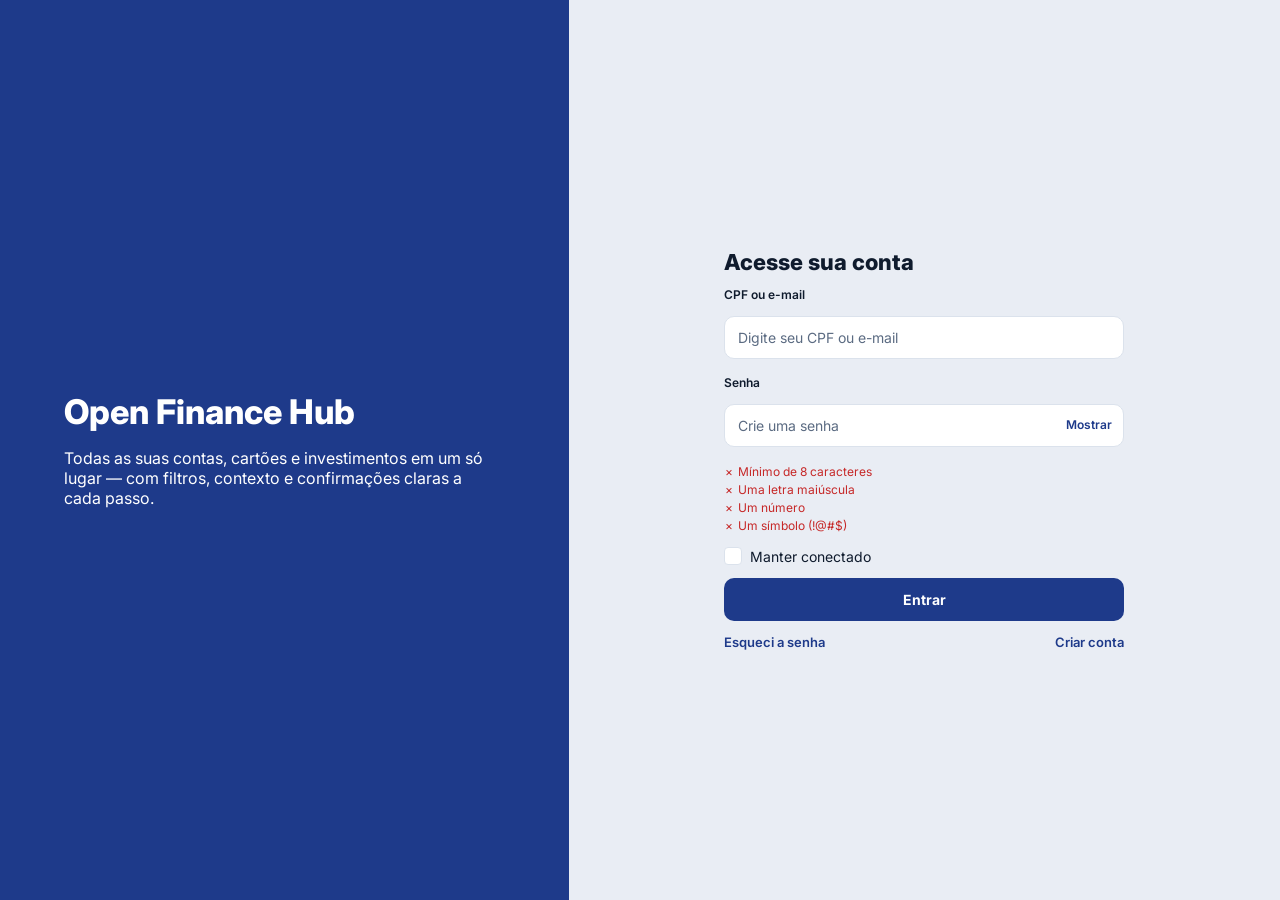
<file: index.html>
<!DOCTYPE html>
<html lang="pt-BR">
<head>
  <meta charset="UTF-8">
  <meta name="viewport" content="width=device-width, initial-scale=1">
  <title>Entrar · Open Finance Hub</title>

 
  <link rel="preconnect" href="https://fonts.googleapis.com">
  <link rel="preconnect" href="https://fonts.gstatic.com" crossorigin>
  <link href="https://fonts.googleapis.com/css2?family=IM+Fell+DW+Pica:ital@0;1&family=Inter:ital,opsz,wght@0,14..32,100..900;1,14..32,100..900&display=swap" rel="stylesheet">

  <link rel="stylesheet" href="css/base.css">
  <link rel="stylesheet" href="css/login.css">
</head>
<body>

  
  <main class="login">

 
    <section class="login__brand" aria-labelledby="brand-title">
      <h1 id="brand-title" class="login__brand-title">Open Finance Hub</h1>
      <p class="login__brand-text">
        Todas as suas contas, cartões e investimentos em um só lugar —
        com filtros, contexto e confirmações claras a cada passo.
      </p>
    </section>


    <section class="login__panel" aria-labelledby="form-title">
      <div class="login__box">
        <h2 id="form-title" class="login__title">Acesse sua conta</h2>

        <form id="login-form" novalidate>

        
          <div class="field">
            <label for="usuario" class="field__label">CPF ou e-mail</label>
            <input
              type="text"
              id="usuario"
              name="usuario"
              class="field__input"
              placeholder="Digite seu CPF ou e-mail"
              autocomplete="username"
              required>
          </div>


          <div class="field">
            <label for="senha" class="field__label">Senha</label>
            <div class="field__password">
              <input
                type="password"
                id="senha"
                name="senha"
                class="field__input field__input--password"
                placeholder="Crie uma senha"
                autocomplete="current-password"
                aria-describedby="regras-senha"
                required>
              <button
                type="button"
                id="toggle-senha"
                class="field__toggle"
                aria-label="Mostrar senha"
                aria-controls="senha">Mostrar</button>
            </div>
          </div>

          
          <ul id="regras-senha" class="rules" aria-label="Requisitos da senha">
            <li class="rules__item" data-regra="tamanho">
              <span class="rules__icon" aria-hidden="true">×</span>
              <span>Mínimo de 8 caracteres</span>
              <span class="sr-only rules__status">(pendente)</span>
            </li>
            <li class="rules__item" data-regra="maiuscula">
              <span class="rules__icon" aria-hidden="true">×</span>
              <span>Uma letra maiúscula</span>
              <span class="sr-only rules__status">(pendente)</span>
            </li>
            <li class="rules__item" data-regra="numero">
              <span class="rules__icon" aria-hidden="true">×</span>
              <span>Um número</span>
              <span class="sr-only rules__status">(pendente)</span>
            </li>
            <li class="rules__item" data-regra="simbolo">
              <span class="rules__icon" aria-hidden="true">×</span>
              <span>Um símbolo (!@#$)</span>
              <span class="sr-only rules__status">(pendente)</span>
            </li>
          </ul>

          
          <div class="check">
            <input type="checkbox" id="manter" name="manter" class="check__input">
            <label for="manter" class="check__label">Manter conectado</label>
          </div>

          <button type="submit" class="btn">Entrar</button>

          
          <div class="links">
            <a href="#" class="links__item">Esqueci a senha</a>
            <a href="#" class="links__item">Criar conta</a>
          </div>
        </form>
      </div>
    </section>

  </main>

  <script src="js/login.js"></script>
</body>
</html>
</file>
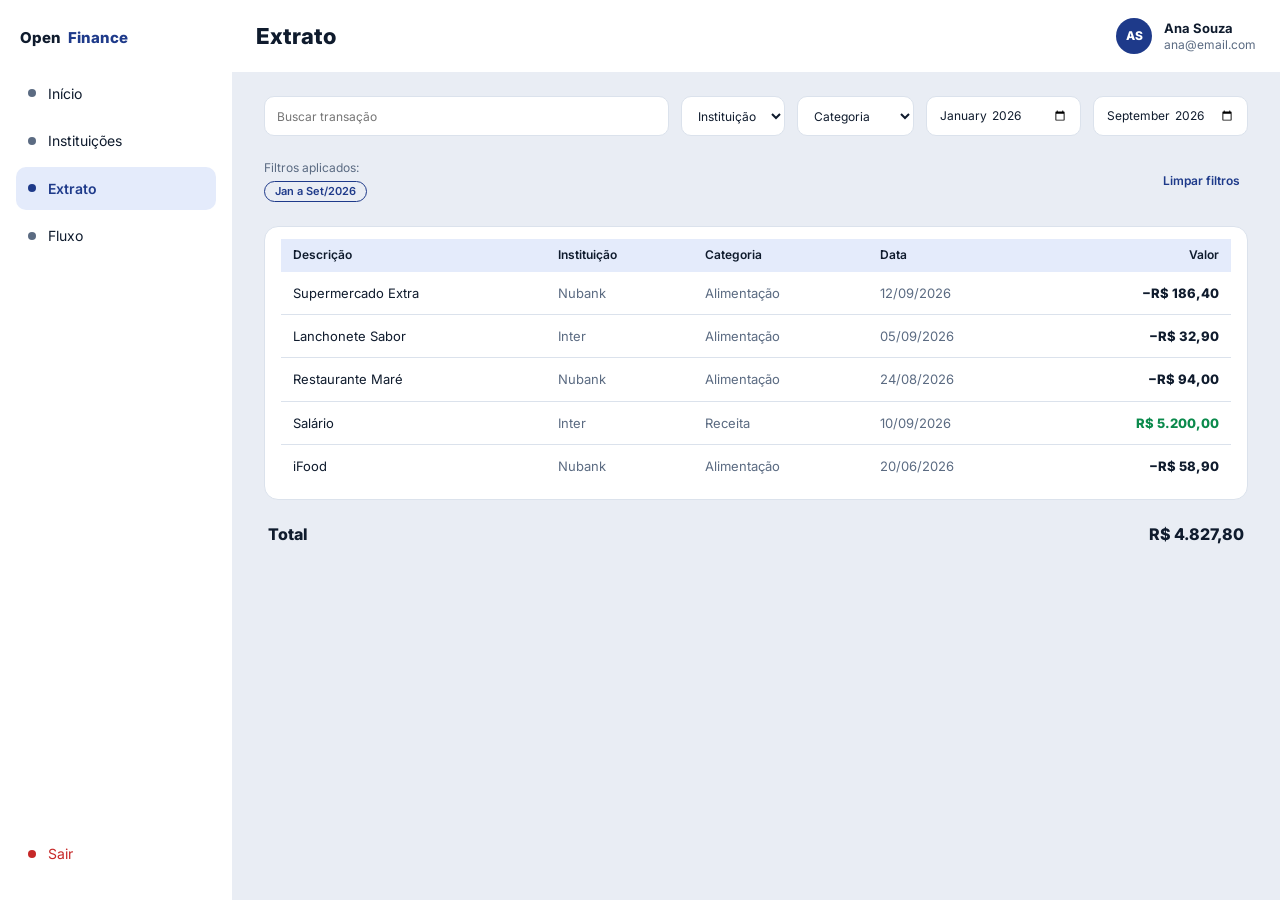
<file: extrato.html>
<!DOCTYPE html>
<html lang="pt-BR">
<head>
  <meta charset="UTF-8">
  <meta name="viewport" content="width=device-width, initial-scale=1">
  <title>Extrato · Open Finance Hub</title>


  <link rel="preconnect" href="https://fonts.googleapis.com">
  <link rel="preconnect" href="https://fonts.gstatic.com" crossorigin>
  <link href="https://fonts.googleapis.com/css2?family=IM+Fell+DW+Pica:ital@0;1&family=Inter:ital,opsz,wght@0,14..32,100..900;1,14..32,100..900&display=swap" rel="stylesheet">

  <link rel="stylesheet" href="css/base.css">
  <link rel="stylesheet" href="css/layout.css">
  <link rel="stylesheet" href="css/componentes.css">
  <link rel="stylesheet" href="css/extrato.css">
</head>
<body>

  <div class="app">

    
    <div class="overlay" id="overlay" hidden></div>

    
    <aside class="sidebar" id="sidebar">
      <p class="sidebar__logo">Open <span>Finance</span></p>

      <nav class="menu" aria-label="Navegação principal">
        <ul class="menu__list">
          <li><a href="inicio.html" class="menu__link">Início</a></li>
          <li><a href="instituicoes.html" class="menu__link">Instituições</a></li>
          <li><a href="extrato.html" class="menu__link is-active" aria-current="page">Extrato</a></li>
          <li><a href="fluxo.html" class="menu__link">Fluxo</a></li>
        </ul>
      </nav>

      <button type="button" class="logout" id="btn-sair">Sair</button>
    </aside>

   
    <div class="content">

      
      <header class="topbar">
        <div class="topbar__left">
          <button
            type="button"
            class="hamburger"
            id="btn-menu"
            aria-label="Abrir menu"
            aria-controls="sidebar"
            aria-expanded="false">
            <span class="hamburger__bar"></span>
            <span class="hamburger__bar"></span>
            <span class="hamburger__bar"></span>
          </button>
          <h1 class="topbar__title">Extrato</h1>
        </div>

        <div class="profile">
          <span class="profile__avatar" aria-hidden="true">AS</span>
          <div class="profile__info">
            <span class="profile__name">Ana Souza</span>
            <span class="profile__email">ana@email.com</span>
          </div>
        </div>
      </header>

      <main class="main" id="conteudo">

       
        <form class="filtros" role="search" aria-label="Filtrar transações" onsubmit="return false">
          <label class="sr-only" for="busca">Buscar transação</label>
          <input class="filtros__campo filtros__busca" type="search" id="busca" placeholder="Buscar transação">

          <label class="sr-only" for="instituicao">Instituição</label>
          <select class="filtros__campo" id="instituicao">
            <option value="">Instituição</option>
            <option>Nubank</option>
            <option>Inter</option>
          </select>

          <label class="sr-only" for="categoria">Categoria</label>
          <select class="filtros__campo" id="categoria">
            <option value="">Categoria</option>
            <option>Alimentação</option>
            <option>Receita</option>
          </select>

          <label class="sr-only" for="de">Período inicial (mês e ano)</label>
          <input class="filtros__campo" type="month" id="de" aria-describedby="erro-datas">
          <label class="sr-only" for="ate">Período final (mês e ano)</label>
          <input class="filtros__campo" type="month" id="ate" aria-describedby="erro-datas">
        </form>

        
        <p class="aviso-erro" id="erro-datas" role="alert" hidden></p>

        
        <section class="aplicados" id="aplicados" aria-label="Filtros aplicados" hidden>
          <div>
            <p class="aplicados__rotulo">Filtros aplicados:</p>
            <ul class="chips" id="chips"></ul>
          </div>
          <button type="button" class="link-btn" id="limpar">Limpar filtros</button>
        </section>

        
        <section class="tx" aria-label="Transações">
          <div class="tx__scroll" id="tx-tabela">
            <table class="tx__table">
              <thead>
                <tr>
                  <th scope="col">Descrição</th>
                  <th scope="col">Instituição</th>
                  <th scope="col">Categoria</th>
                  <th scope="col">Data</th>
                  <th scope="col" class="tx__num">Valor</th>
                </tr>
              </thead>
              <tbody id="tx-linhas"></tbody>
            </table>
          </div>
          <div class="vazio" id="vazio" hidden>
            <p class="vazio__titulo">Nenhuma transação encontrada</p>
            <p class="vazio__texto" id="vazio-texto">Ajuste o período para ver resultados.</p>
          </div>
        </section>

        <p class="total" aria-live="polite">
          <span>Total</span>
          <span id="total">R$ 0,00</span>
        </p>
      </main>
    </div>
  </div>

  <script src="js/layout.js"></script>
  <script src="js/extrato.js"></script>
</body>
</html>
</file>
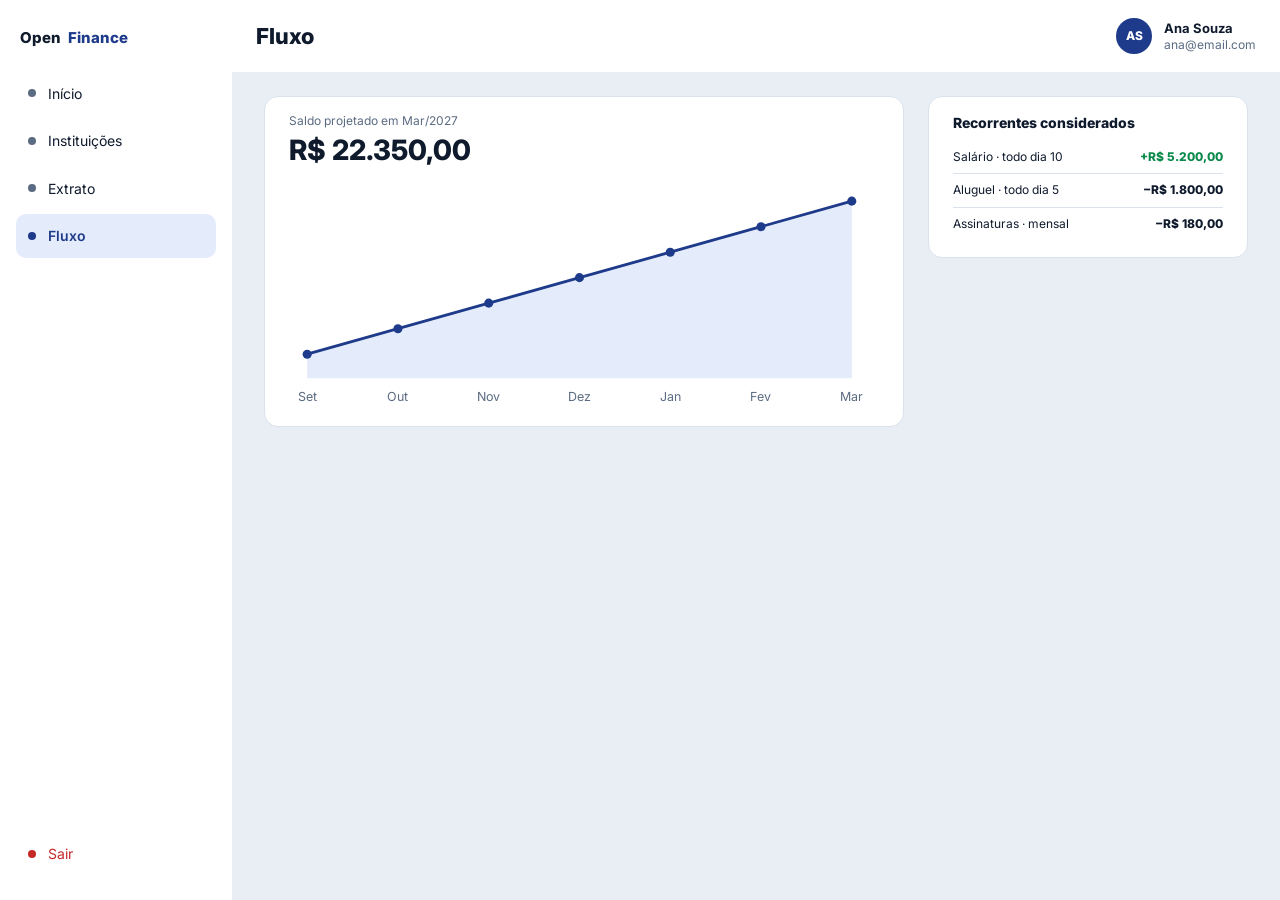
<file: fluxo.html>
<!DOCTYPE html>
<html lang="pt-BR">
<head>
  <meta charset="UTF-8">
  <meta name="viewport" content="width=device-width, initial-scale=1">
  <title>Fluxo · Open Finance Hub</title>

  
  <link rel="preconnect" href="https://fonts.googleapis.com">
  <link rel="preconnect" href="https://fonts.gstatic.com" crossorigin>
  <link href="https://fonts.googleapis.com/css2?family=IM+Fell+DW+Pica:ital@0;1&family=Inter:ital,opsz,wght@0,14..32,100..900;1,14..32,100..900&display=swap" rel="stylesheet">

  <link rel="stylesheet" href="css/base.css">
  <link rel="stylesheet" href="css/layout.css">
  <link rel="stylesheet" href="css/componentes.css">
  <link rel="stylesheet" href="css/fluxo.css">
</head>
<body class="pg-fluxo">

  <div class="app">

    
    <div class="overlay" id="overlay" hidden></div>

    
    <aside class="sidebar" id="sidebar">
      <p class="sidebar__logo">Open <span>Finance</span></p>

      <nav class="menu" aria-label="Navegação principal">
        <ul class="menu__list">
          <li><a href="inicio.html" class="menu__link">Início</a></li>
          <li><a href="instituicoes.html" class="menu__link">Instituições</a></li>
          <li><a href="extrato.html" class="menu__link">Extrato</a></li>
          <li><a href="fluxo.html" class="menu__link is-active" aria-current="page">Fluxo</a></li>
        </ul>
      </nav>

      <button type="button" class="logout" id="btn-sair">Sair</button>
    </aside>

    
    <div class="content">

      
      <header class="topbar">
        <div class="topbar__left">
          <button
            type="button"
            class="hamburger"
            id="btn-menu"
            aria-label="Abrir menu"
            aria-controls="sidebar"
            aria-expanded="false">
            <span class="hamburger__bar"></span>
            <span class="hamburger__bar"></span>
            <span class="hamburger__bar"></span>
          </button>
          <h1 class="topbar__title">Fluxo<span class="topbar__extra"> de caixa</span></h1>
        </div>

        <div class="profile">
          <span class="profile__avatar" aria-hidden="true">AS</span>
          <div class="profile__info">
            <span class="profile__name">Ana Souza</span>
            <span class="profile__email">ana@email.com</span>
          </div>
        </div>
      </header>

      <main class="main" id="conteudo">

        <div class="flx">

          
          <section class="flx-card flx-resumo" aria-labelledby="flx-rotulo">
            <p class="flx-card__label" id="flx-rotulo">Saldo projetado em <span id="flx-mes">Mar/2027</span></p>
            <p class="flx-card__total" id="flx-saldo">R$ 22.350,00</p>
            <div class="flx-chart-wrap">
              <svg class="flx-chart" id="flx-chart" viewBox="0 0 520 200" role="img" aria-label="Gráfico de linha da evolução do saldo projetado"></svg>
            </div>
            
            <table class="sr-only" id="flx-tabela"></table>
          </section>

          
          <section class="flx-card flx-rec" aria-labelledby="flx-rec-titulo">
            <h2 class="flx-rec__title" id="flx-rec-titulo">Recorrentes considerados</h2>
            <ul id="flx-rec-lista"></ul>
          </section>

        </div>
      </main>
    </div>
  </div>

  <script src="js/layout.js"></script>
  <script src="js/fluxo.js"></script>
</body>
</html>
</file>
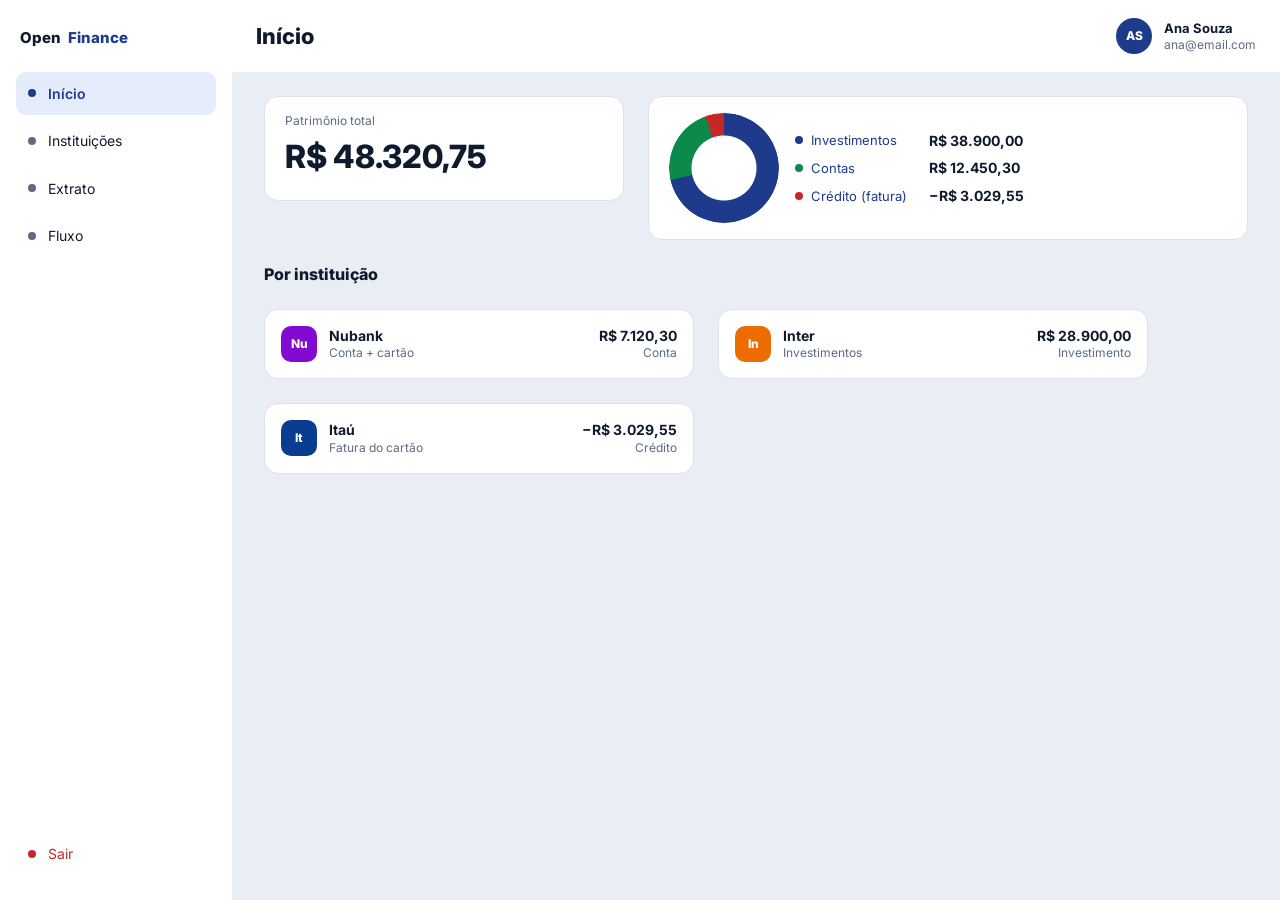
<file: inicio.html>
<!DOCTYPE html>
<html lang="pt-BR">
<head>
  <meta charset="UTF-8">
  <meta name="viewport" content="width=device-width, initial-scale=1">
  <title>Início · Open Finance Hub</title>

  <!-- Fonte Inter (Google Fonts) -->
  <link rel="preconnect" href="https://fonts.googleapis.com">
  <link rel="preconnect" href="https://fonts.gstatic.com" crossorigin>
  <link href="https://fonts.googleapis.com/css2?family=IM+Fell+DW+Pica:ital@0;1&family=Inter:ital,opsz,wght@0,14..32,100..900;1,14..32,100..900&display=swap" rel="stylesheet">

  <link rel="stylesheet" href="css/base.css">
  <link rel="stylesheet" href="css/layout.css">
  <link rel="stylesheet" href="css/componentes.css">
  <link rel="stylesheet" href="css/inicio.css">
</head>
<body>

  <div class="app">

   
    <div class="overlay" id="overlay" hidden></div>

   
    <aside class="sidebar" id="sidebar">
      <p class="sidebar__logo">Open <span>Finance</span></p>

      <nav class="menu" aria-label="Navegação principal">
        <ul class="menu__list">
          <li><a href="inicio.html" class="menu__link is-active" aria-current="page">Início</a></li>
          <li><a href="instituicoes.html" class="menu__link">Instituições</a></li>
          <li><a href="extrato.html" class="menu__link">Extrato</a></li>
          <li><a href="fluxo.html" class="menu__link">Fluxo</a></li>
        </ul>
      </nav>

      <button type="button" class="logout" id="btn-sair">Sair</button>
    </aside>

   
    <div class="content">

      
      <header class="topbar">
        <div class="topbar__left">
        
          <button
            type="button"
            class="hamburger"
            id="btn-menu"
            aria-label="Abrir menu"
            aria-controls="sidebar"
            aria-expanded="false">
            <span class="hamburger__bar"></span>
            <span class="hamburger__bar"></span>
            <span class="hamburger__bar"></span>
          </button>
          <h1 class="topbar__title" id="titulo-tela">Início</h1>
        </div>

        <div class="profile">
          <span class="profile__avatar" aria-hidden="true">AS</span>
          <div class="profile__info">
            <span class="profile__name">Ana Souza</span>
            <span class="profile__email">ana@email.com</span>
          </div>
        </div>
      </header>

      <main class="main" id="conteudo">

       
        <div class="summary">
          <section class="card card--total" aria-labelledby="total-label">
            <h2 class="card__label" id="total-label">Patrimônio total</h2>
            <p class="card__total">R$ 48.320,75</p>
          </section>

          <section class="card card--chart" aria-labelledby="chart-label">
            <h2 class="sr-only" id="chart-label">Composição do patrimônio</h2>

         
            <div
              class="donut"
              role="img"
              aria-label="Gráfico de rosca: investimentos 71%, contas 23%, crédito 6%">
            </div>

         
            <ul class="legend">
              <li class="legend__item">
                <span class="legend__dot legend__dot--pri" aria-hidden="true"></span>
                <span class="legend__name">Investimentos</span>
                <span class="legend__value">R$ 38.900,00</span>
              </li>
              <li class="legend__item">
                <span class="legend__dot legend__dot--ok" aria-hidden="true"></span>
                <span class="legend__name">Contas</span>
                <span class="legend__value">R$ 12.450,30</span>
              </li>
              <li class="legend__item">
                <span class="legend__dot legend__dot--bad" aria-hidden="true"></span>
                <span class="legend__name">Crédito (fatura)</span>
                <span class="legend__value">−R$ 3.029,55</span>
              </li>
            </ul>
          </section>
        </div>

      
        <section aria-labelledby="inst-titulo">
          <h2 class="section-title" id="inst-titulo">Por instituição</h2>

          <ul class="inst-list">
            <li>
              <article class="inst">
                <span class="inst-logo inst-logo--nu" aria-hidden="true">Nu</span>
                <div class="inst__info">
                  <h3 class="inst__name">Nubank</h3>
                  <p class="inst__desc">Conta + cartão</p>
                </div>
                <div class="inst__balance">
                  <p class="inst__value">R$ 7.120,30</p>
                  <p class="inst__desc">Conta</p>
                </div>
              </article>
            </li>

            <li>
              <article class="inst">
                <span class="inst-logo inst-logo--in" aria-hidden="true">In</span>
                <div class="inst__info">
                  <h3 class="inst__name">Inter</h3>
                  <p class="inst__desc">Investimentos</p>
                </div>
                <div class="inst__balance">
                  <p class="inst__value">R$ 28.900,00</p>
                  <p class="inst__desc">Investimento</p>
                </div>
              </article>
            </li>

            <li>
              <article class="inst">
                <span class="inst-logo inst-logo--it" aria-hidden="true">It</span>
                <div class="inst__info">
                  <h3 class="inst__name">Itaú</h3>
                  <p class="inst__desc">Fatura do cartão</p>
                </div>
                <div class="inst__balance">
                  <p class="inst__value">−R$ 3.029,55</p>
                  <p class="inst__desc">Crédito</p>
                </div>
              </article>
            </li>
          </ul>
        </section>

      </main>
    </div>
  </div>

  <script src="js/layout.js"></script>
</body>
</html>
</file>
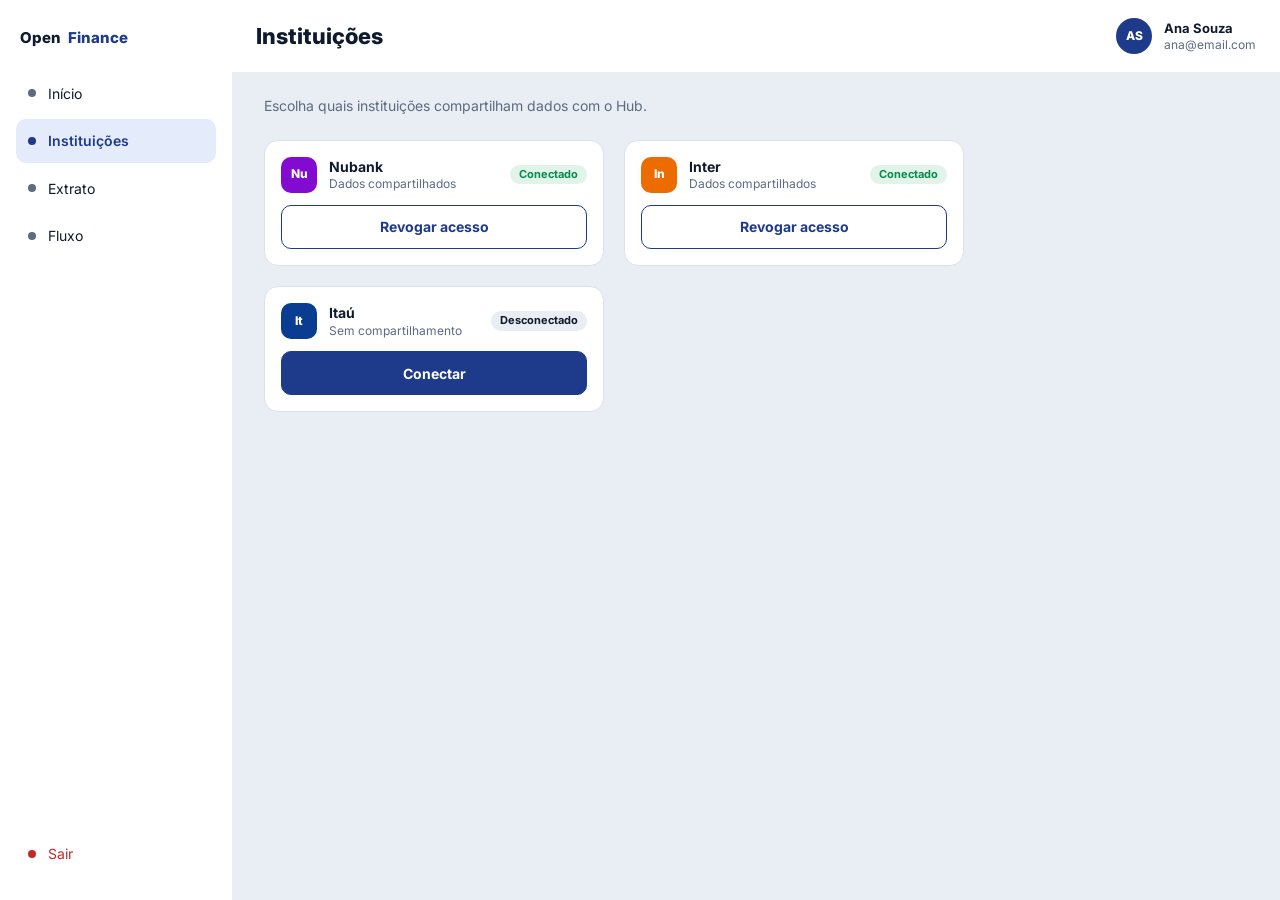
<file: instituicoes.html>
<!DOCTYPE html>
<html lang="pt-BR">
<head>
  <meta charset="UTF-8">
  <meta name="viewport" content="width=device-width, initial-scale=1">
  <title>Instituições · Open Finance Hub</title>

 
  <link rel="preconnect" href="https://fonts.googleapis.com">
  <link rel="preconnect" href="https://fonts.gstatic.com" crossorigin>
  <link href="https://fonts.googleapis.com/css2?family=IM+Fell+DW+Pica:ital@0;1&family=Inter:ital,opsz,wght@0,14..32,100..900;1,14..32,100..900&display=swap" rel="stylesheet">

  <link rel="stylesheet" href="css/base.css">
  <link rel="stylesheet" href="css/layout.css">
  <link rel="stylesheet" href="css/componentes.css">
  <link rel="stylesheet" href="css/instituicoes.css">
</head>
<body>

  <div class="app">

    
    <div class="overlay" id="overlay" hidden></div>

    
    <aside class="sidebar" id="sidebar">
      <p class="sidebar__logo">Open <span>Finance</span></p>

      <nav class="menu" aria-label="Navegação principal">
        <ul class="menu__list">
          <li><a href="inicio.html" class="menu__link">Início</a></li>
          
          <li><a href="instituicoes.html" class="menu__link is-active" aria-current="page">Instituições</a></li>
          <li><a href="extrato.html" class="menu__link">Extrato</a></li>
          <li><a href="fluxo.html" class="menu__link">Fluxo</a></li>
        </ul>
      </nav>

      <button type="button" class="logout" id="btn-sair">Sair</button>
    </aside>

    
    <div class="content">

      
      <header class="topbar">
        <div class="topbar__left">
          <button
            type="button"
            class="hamburger"
            id="btn-menu"
            aria-label="Abrir menu"
            aria-controls="sidebar"
            aria-expanded="false">
            <span class="hamburger__bar"></span>
            <span class="hamburger__bar"></span>
            <span class="hamburger__bar"></span>
          </button>
          <h1 class="topbar__title">Instituições</h1>
        </div>

        <div class="profile">
          <span class="profile__avatar" aria-hidden="true">AS</span>
          <div class="profile__info">
            <span class="profile__name">Ana Souza</span>
            <span class="profile__email">ana@email.com</span>
          </div>
        </div>
      </header>

      <main class="main" id="conteudo">

        <p class="intro">Escolha quais instituições compartilham dados com o Hub.</p>

        
        <ul class="conn-list" id="lista-instituicoes">

          
          <li>
            <article class="conn conn--on" data-nome="Nubank">
              <div class="conn__top">
                <span class="inst-logo inst-logo--nu" aria-hidden="true">Nu</span>
                <div class="conn__info">
                  <h2 class="conn__name">Nubank</h2>
                  <p class="conn__desc">Dados compartilhados</p>
                </div>
                <span class="badge badge--on">Conectado</span>
              </div>
              <button type="button" class="conn__btn conn__btn--outline">Revogar acesso</button>
            </article>
          </li>

          
          <li>
            <article class="conn conn--on" data-nome="Inter">
              <div class="conn__top">
                <span class="inst-logo inst-logo--in" aria-hidden="true">In</span>
                <div class="conn__info">
                  <h2 class="conn__name">Inter</h2>
                  <p class="conn__desc">Dados compartilhados</p>
                </div>
                <span class="badge badge--on">Conectado</span>
              </div>
              <button type="button" class="conn__btn conn__btn--outline">Revogar acesso</button>
            </article>
          </li>

          
          <li>
            <article class="conn conn--off" data-nome="Itaú">
              <div class="conn__top">
                <span class="inst-logo inst-logo--it" aria-hidden="true">It</span>
                <div class="conn__info">
                  <h2 class="conn__name">Itaú</h2>
                  <p class="conn__desc">Sem compartilhamento</p>
                </div>
                <span class="badge badge--off">Desconectado</span>
              </div>
              <button type="button" class="conn__btn conn__btn--solid">Conectar</button>
            </article>
          </li>

        </ul>

       
        <p class="sr-only" id="aviso-status" role="status" aria-live="polite"></p>

      </main>
    </div>
  </div>


<div class="modal hidden" id="modal-revogar">
  <div
    class="modal__box"
    role="dialog"
    aria-modal="true"
    aria-labelledby="modal-titulo"
    aria-describedby="modal-texto">
    <h2 class="modal__title" id="modal-titulo">Revogar acesso?</h2>
    <p class="modal__text" id="modal-texto">
      O Hub deixa de mostrar saldos e transações desta instituição. Você pode conectar de novo depois.
    </p>

    <div class="modal__actions">
      <button type="button" class="modal__btn modal__btn--outline" id="modal-voltar">Voltar</button>
      <button type="button" class="modal__btn modal__btn--danger" id="modal-confirmar">Revogar</button>
    </div>
  </div>
</div>


<div class="modal hidden" id="modal-conectar">
  <div
    class="modal__box"
    role="dialog"
    aria-modal="true"
    aria-labelledby="modal-conectar-titulo">
    <h2 class="modal__title" id="modal-conectar-titulo">Confirme os dados antes de conectar</h2>

    
      <li class="modal__row">
        <span class="modal__label">Instituição</span>
        <span class="modal__value" id="modal-conectar-instituicao">Itaú</span>
      </li>
      <li class="modal__row">
        <span class="modal__label">Titular</span>
        <span class="modal__value">Ana Souza</span>
      </li>
      <li class="modal__row">
        <span class="modal__label">Tipo</span>
        <span class="modal__value">Conta corrente</span>
      </li>
      <li class="modal__row">
        <span class="modal__label">Agência</span>
        <span class="modal__value">1234</span>
      </li>
    </ul>

    <p class="modal__info">
      <span aria-hidden="true">&#9432;</span>
      Ao confirmar, você autoriza o compartilhamento das informações.
    </p>

    <div class="modal__actions">
      <button type="button" class="modal__btn modal__btn--outline" id="modal-conectar-voltar">Voltar</button>
      <button type="button" class="modal__btn modal__btn--solid" id="modal-conectar-confirmar">Confirmar</button>
    </div>
  </div>
</div>

  <script src="js/layout.js"></script>
  <script src="js/instituicoes.js"></script>
</body>
</html>
</file>
<file: css/base.css>
:root {
 
  --cor-pri:   rgba(30, 58, 138, 1);    
  --cor-pri2:  rgba(228, 235, 251, 1);  
  --cor-on:    rgba(255, 255, 255, 1);  
  --cor-ok:    rgba(11, 138, 76, 1);    
  --cor-okbg:  rgba(224, 244, 234, 1);  
  --cor-bad:   rgba(198, 40, 40, 1);    
  --cor-badbg: rgba(253, 234, 234, 1);  
  --cor-wn:    rgba(154, 91, 0, 1);     
  --cor-wnbg:  rgba(255, 241, 214, 1);  
  --cor-bg:    rgba(233, 237, 244, 1);  
  --cor-sf:    rgba(255, 255, 255, 1);  
  --cor-tx:    rgba(15, 27, 45, 1);     
  --cor-mu:    rgba(91, 107, 130, 1);   
  --cor-ln:    rgba(219, 226, 236, 1);  

 
  --font-28-extrabold: 800 28px/1.2 "Inter", sans-serif; 
  --font-22-extrabold: 800 22px/1.2 "Inter", sans-serif; 
  --font-16-extrabold: 800 16px/1.3 "Inter", sans-serif; 
  --font-14-regular:   400 14px/1.4 "Inter", sans-serif; 
  --font-12-semibold:  600 12px/1.4 "Inter", sans-serif; 
  --font-12-regular:   400 12px/1.4 "Inter", sans-serif; 

 
  --esp-4:  4px;
  --esp-8:  8px;
  --esp-12: 12px;
  --esp-16: 16px;
  --esp-24: 24px;

 
  --raio-10: 10px; 
  --raio-14: 14px; 
  --raio-20: 20px; 
}


*, *::before, *::after { box-sizing: border-box; }

body {
  margin: 0;
  font: var(--font-14-regular);
  color: var(--cor-tx);
  background: var(--cor-bg);
}

h1, h2, h3, p, ul { margin: 0; padding: 0; }
ul { list-style: none; }

button { font: inherit; cursor: pointer; }


.sr-only {
  position: absolute;
  width: 1px;
  height: 1px;
  overflow: hidden;
  clip: rect(0 0 0 0);
  white-space: nowrap;
}


a:focus-visible,
button:focus-visible {
  outline: 2px solid var(--cor-pri);
  outline-offset: 2px;
  border-radius: var(--raio-10);
}
</file>
<file: css/login.css>
.check__input:focus-visible {
  outline: 2px solid var(--cor-pri);
  outline-offset: 2px;
  border-radius: var(--esp-4);
}


.login {
  display: grid;
  grid-template-columns: 4fr 5fr;   
  min-height: 100vh;
}


.login__brand {
  display: flex;
  flex-direction: column;
  justify-content: center;
  gap: var(--esp-16);
  padding: var(--esp-24) 64px;
  background: var(--cor-pri);
  color: var(--cor-on);
}

.login__brand-title {
  font: var(--font-28-extrabold);
  font-size: 34px;         
}

.login__brand-text {
  max-width: 430px;
  font-size: 16px;         
  line-height: 1.25;
}


.login__panel {
  display: flex;
  align-items: center;
  justify-content: center;
  padding: var(--esp-24);
  background: var(--cor-bg);
}

.login__box {
  width: 100%;
  max-width: 400px;
}

.login__title {
  margin-bottom: var(--esp-12);
  font: var(--font-22-extrabold);
}


.field { margin-bottom: var(--esp-16); }

.field__label {
  display: block;
  margin-bottom: var(--esp-12);
  font: var(--font-12-semibold);
}

.field__input {
  width: 100%;
  height: 43px;
  padding: 0 var(--esp-12) 0 13px;
  font: var(--font-14-regular);
  color: var(--cor-tx);
  background: var(--cor-sf);
  border: 1px solid var(--cor-ln);
  border-radius: var(--raio-10);
}

.field__input::placeholder { color: var(--cor-mu); }


.field__input:focus-visible {
  outline: none;
  border-color: var(--cor-pri);
  box-shadow: 0 0 0 1px var(--cor-pri);
}


.field__password {
  position: relative;
  display: flex;
  align-items: center;
}

.field__input--password { padding-right: 76px; }

.field__toggle {
  position: absolute;
  right: var(--esp-4);
  padding: var(--esp-8);
  font: var(--font-12-semibold);
  color: var(--cor-pri);
  background: none;
  border: 0;
  cursor: pointer;
}


.rules {
  display: grid;
  gap: 0;
  margin-bottom: var(--esp-12);
  font: var(--font-12-regular);
}

.rules__item {
  display: flex;
  align-items: center;
  gap: var(--esp-4);
  color: var(--cor-bad);      
  line-height: 18px;
}


.rules__item.is-ok { color: var(--cor-ok); }

.rules__icon { width: 10px; text-align: center; }


.check {
  display: flex;
  align-items: center;
  gap: var(--esp-8);
  margin-bottom: var(--esp-12);
}

.check__input {
  appearance: none;
  -webkit-appearance: none;
  flex: none;
  width: 18px;
  height: 18px;
  margin: 0;
  background: var(--cor-sf);
  border: 1px solid var(--cor-ln);
  border-radius: var(--esp-4);
  cursor: pointer;
}

.check__input:checked {
  background: var(--cor-pri)
    url("data:image/svg+xml,%3Csvg xmlns='http://www.w3.org/2000/svg' viewBox='0 0 16 16'%3E%3Cpath d='M3.5 8.5l3 3 6-6.5' fill='none' stroke='white' stroke-width='2' stroke-linecap='round' stroke-linejoin='round'/%3E%3C/svg%3E")
    center / 12px no-repeat;
  border-color: var(--cor-pri);
}

.check__label {
  font: var(--font-14-regular);
  cursor: pointer;
}


.btn {
  width: 100%;
  height: 43px;
  font: var(--font-14-regular);
  font-weight: 700;
  color: var(--cor-on);
  background: var(--cor-pri);
  border: 0;
  border-radius: var(--raio-10);
  cursor: pointer;
}

.btn:hover { filter: brightness(1.12); }


.btn:focus-visible {
  outline: 2px solid var(--cor-pri);
  outline-offset: 3px;
}


.links {
  display: flex;
  justify-content: space-between;
  margin-top: var(--esp-12);
}

.links__item {
  font: var(--font-12-semibold);
  font-size: 13px;
  color: var(--cor-pri);
  text-decoration: none;
}

.links__item:hover { text-decoration: underline; }



  @media (max-width: 800px) {
  .login {
    grid-template-columns: 1fr;
    grid-template-rows: auto 1fr;
    background: var(--cor-sf);
  }

  
  .login__brand {
    gap: 0;
    padding: 32px max(var(--esp-16), calc((100% - 400px) / 2)) 10px;
    background: none;
    color: var(--cor-pri);
  }

  .login__brand-title { font-size: 18px; }


  .login__brand-text { display: none; }

  .login__panel {
    align-items: flex-start;
    padding: 0 var(--esp-16) var(--esp-24);
    background: none;
  }

  .login__box { margin: 0 auto; }

  .login__title {
    margin-bottom: var(--esp-8);
    font-size: 24px;
  }


  .field { margin-bottom: var(--esp-8); }

  .field__label {
    margin-bottom: 9px;
    font-size: 13px;
    line-height: 16px;
  }

  .field__input {
    height: 47px;
    padding-left: 14px;
    font-size: 15px;
  }

  .field__toggle { font-size: 13px; }


  .rules {
    margin: -2px 0 var(--esp-8);
    font-size: 13px;
  }

  .rules__item { line-height: 19.5px; }


  .check { margin-bottom: var(--esp-8); }

  .check__input {
    width: 20px;
    height: 20px;
  }


  .btn {
    height: 47px;
    font-size: 15px;
  }

  .links { margin-top: 6px; }

  .links__item { font-size: 14px; }
}


@media (prefers-reduced-motion: reduce) {
  * { transition: none !important; animation: none !important; }
}
</file>
<file: css/layout.css>
:root {

  --largura-sidebar: 232px;
}


.app {
  display: grid;
  grid-template-columns: var(--largura-sidebar) 1fr;
  min-height: 100vh;
}

.content {
  display: flex;
  flex-direction: column;
  min-width: 0;   
}


.sidebar {
  position: sticky;      
  top: 0;
  display: flex;
  flex-direction: column;
  height: 100vh;
  padding: var(--esp-24) var(--esp-16);
  background: var(--cor-sf);
}

.sidebar__logo {
  margin: var(--esp-4) var(--esp-4) var(--esp-24);
  font: var(--font-16-extrabold);
  font-size: 15px;
}

.sidebar__logo span { color: var(--cor-pri); margin-left: var(--esp-4); }


.menu__list { display: grid; gap: var(--esp-4); }

.menu__link {
  display: flex;
  align-items: center;
  gap: var(--esp-12);
  padding: var(--esp-12);
  font: var(--font-14-regular);
  color: var(--cor-tx);
  text-decoration: none;
  border-radius: var(--raio-10);
}


.menu__link::before {
  content: "";
  width: 8px;
  height: 8px;
  background: var(--cor-mu);
  border-radius: 50%;
}

.menu__link:hover { background: var(--cor-bg); }


.menu__link.is-active {
  font-weight: 600;
  color: var(--cor-pri);
  background: var(--cor-pri2);
}
.menu__link.is-active::before { background: var(--cor-pri); }


.logout {
  display: flex;
  align-items: center;
  gap: var(--esp-12);
  margin-top: auto;     
  padding: var(--esp-12);
  font: var(--font-14-regular);
  color: var(--cor-bad);
  background: none;
  border: 0;
  border-radius: var(--raio-10);
}

.logout::before {
  content: "";
  width: 8px;
  height: 8px;
  background: var(--cor-bad);
  border-radius: 50%;
}

.logout:hover { background: var(--cor-badbg); }


.topbar {
  display: flex;
  align-items: center;
  justify-content: space-between;
  gap: var(--esp-16);
  height: 72px;
  padding: 0 var(--esp-24) 0 var(--esp-24);
  background: var(--cor-sf);
}

.topbar__left { display: flex; align-items: center; gap: var(--esp-12); }

.topbar__title { font: var(--font-22-extrabold); }


.profile { display: flex; align-items: center; gap: var(--esp-12); }

.profile__avatar {
  display: grid;
  place-items: center;
  width: 36px;
  height: 36px;
  font: var(--font-12-semibold);
  font-weight: 800;
  color: var(--cor-on);
  background: var(--cor-pri);
  border-radius: 50%;
}

.profile__info { display: flex; flex-direction: column; }
.profile__name { font: var(--font-12-semibold); font-weight: 700; font-size: 13px; }
.profile__email { font: var(--font-12-regular); color: var(--cor-mu); }


.hamburger {
  display: none;
  flex-direction: column;
  justify-content: center;
  gap: 4px;
  width: 40px;
  height: 40px;
  padding: 0 var(--esp-8);
  background: none;
  border: 1px solid var(--cor-ln);
  border-radius: var(--raio-10);
}

.hamburger__bar {
  height: 2px;
  background: var(--cor-tx);
  border-radius: 2px;
}


.main {
  display: grid;
  gap: var(--esp-24);
  align-content: start;
  padding: var(--esp-24) 32px;
}


.overlay {
  position: fixed;
  inset: 0;
  z-index: 10;
  background: rgba(15, 27, 45, 0.45);
}
.overlay[hidden] { display: none; }


@media (max-width: 900px) {
  
  :root { --altura-tabbar: 48px; }

  .app { grid-template-columns: 1fr; }


  .content { padding-bottom: calc(var(--altura-tabbar) + env(safe-area-inset-bottom, 0px)); }

  
  .sidebar {
    position: fixed;
    inset: auto 0 0 0;
    z-index: 20;
    width: auto;
    height: calc(var(--altura-tabbar) + env(safe-area-inset-bottom, 0px));
    padding: 0 0 env(safe-area-inset-bottom, 0px);
    background: var(--cor-sf);
    border-top: 1px solid var(--cor-ln);
  }

  .sidebar__logo,
  .logout { display: none; }

  .menu { height: 100%; }

  .menu__list {
    grid-template-columns: repeat(4, 1fr);
    gap: 0;
    height: 100%;
  }

  .menu__list li { display: flex; }

  .menu__link {
    flex: 1;
    justify-content: center;
    padding: 0 var(--esp-4);
    font: var(--font-12-semibold);
    color: var(--cor-mu);
    text-align: center;
    border-radius: 0;
  }

  
  .menu__link::before { display: none; }
  .menu__link:hover { background: none; }

  .menu__link.is-active {
    font-weight: 700;
    color: var(--cor-pri);
    background: none;
  }

  .topbar { padding: 0 var(--esp-16); }
  .topbar__title { font-size: 20px; }
  .profile__email { display: none; }

  .main { padding: var(--esp-16); }
  }
</file>
<file: css/componentes.css>
.inst-logo {
  display: grid;
  place-items: center;
  flex: none;
  width: 36px;
  height: 36px;
  font: var(--font-12-semibold);
  font-weight: 800;
  color: var(--cor-on);
  border-radius: var(--raio-10);
}
.inst-logo--nu { background: rgba(130, 10, 209, 1); }
.inst-logo--in { background: rgba(236, 108, 0, 1); }
.inst-logo--it { background: rgba(10, 61, 145, 1); }
</file>
<file: css/extrato.css>
.filtros { display: flex; flex-wrap: wrap; gap: var(--esp-12); }

.filtros__campo {
  height: 40px;
  padding: 0 var(--esp-12);
  font: var(--font-12-regular);
  color: var(--cor-tx);
  background: var(--cor-sf);
  border: 1px solid var(--cor-ln);
  border-radius: var(--raio-10);
}
.filtros__busca { flex: 1 1 240px; }
select.filtros__campo { cursor: pointer; }


.filtros__campo:focus-visible {
  outline: 2px solid var(--cor-pri);
  outline-offset: 2px;
  border-color: var(--cor-pri);
}


.filtros__campo[aria-invalid="true"] { color: var(--cor-bad); border-color: var(--cor-bad); }


.aviso-erro {
  padding: var(--esp-12) var(--esp-16);
  font: var(--font-12-regular);
  color: var(--cor-bad);
  background: var(--cor-badbg);
  border-radius: var(--raio-10);
}


.aplicados {
  display: flex;
  align-items: center;
  justify-content: space-between;
  gap: var(--esp-12);
  flex-wrap: wrap;
}
.aplicados__rotulo { margin-bottom: var(--esp-4); font: var(--font-12-regular); color: var(--cor-mu); }
.chips { display: flex; flex-wrap: wrap; gap: var(--esp-8); }
.chip {
  padding: 2px 10px;
  font: var(--font-12-semibold);
  font-size: 11px;
  color: var(--cor-pri);
  border: 1px solid var(--cor-pri);
  border-radius: 999px;
}
.link-btn {
  padding: var(--esp-4) var(--esp-8);
  font: var(--font-12-semibold);
  color: var(--cor-pri);
  background: none;
  border: 0;
}


.tx {
  padding: var(--esp-12) var(--esp-16);
  background: var(--cor-sf);
  border: 1px solid var(--cor-ln);
  border-radius: var(--raio-14);
}
.tx__scroll { overflow-x: auto; }  
.tx__table { width: 100%; min-width: 560px; border-collapse: collapse; }
.tx__table th {
  padding: var(--esp-8) var(--esp-12);
  font: var(--font-12-semibold);
  text-align: left;
  background: var(--cor-pri2);
}
.tx__table td {
  padding: var(--esp-12);
  font: var(--font-12-regular);
  font-size: 13px;
  color: var(--cor-mu);
  border-bottom: 1px solid var(--cor-ln);
}
.tx__table tbody tr:last-child td { border-bottom: 0; }
.tx__table td:first-child { color: var(--cor-tx); }
.tx__num { text-align: right !important; }
.tx__valor { font-weight: 800 !important; color: var(--cor-tx) !important; white-space: nowrap; }
.tx__valor--pos { color: var(--cor-ok) !important; }


.vazio { padding: var(--esp-24) var(--esp-16); text-align: center; }
.vazio__titulo { font: var(--font-14-regular); font-weight: 700; }
.vazio__texto { font: var(--font-12-regular); color: var(--cor-mu); }


.aviso-erro[hidden], .aplicados[hidden], .vazio[hidden], .tx__scroll[hidden] { display: none; }


.total { display: flex; justify-content: space-between; padding: 0 var(--esp-4); font: var(--font-16-extrabold); }

@media (max-width: 900px) {

 
  :root { --altura-tabbar: 38px; }

 
  .topbar {
    height: 57px;
    padding: 0 10px;
    border-bottom: 1px solid var(--cor-ln);
  }
  .topbar__title { font: var(--font-16-extrabold); }
  .profile__info { display: none; }
  .profile__avatar { width: 30px; height: 30px; }

 
  .main {
    gap: 8px;
    padding: 15px 10px calc(var(--esp-16) + 40px);
    background: var(--cor-sf);
  }
  .content { background: var(--cor-sf); }

 
  .filtros {
    display: grid;
    grid-template-columns: 1fr 1fr;
    gap: 8px;
  }
  .filtros__busca { grid-column: 1 / -1; }
  .filtros__campo {
    width: 100%;
    min-width: 0;
    height: 41px;
    font: var(--font-14-regular);
    border-radius: var(--raio-10);
  }
  .filtros__campo::placeholder { color: var(--cor-mu); }

 
  select.filtros__campo {
    appearance: none;
    -webkit-appearance: none;
    padding-right: 28px;
    background-image: url("data:image/svg+xml,%3Csvg xmlns='http://www.w3.org/2000/svg' width='8' height='5' viewBox='0 0 8 5'%3E%3Cpath d='M0 0h8L4 5z' fill='%235B6B82'/%3E%3C/svg%3E");
    background-repeat: no-repeat;
    background-position: right 12px center;
  }

 
  .aplicados {
    flex-direction: column;
    align-items: flex-start;
    gap: 4px;
  }
  .aplicados__rotulo { margin-bottom: 5px; }
  .chip {
    padding: 3px 12px;
    font-size: 12px;
    background: var(--cor-pri2);
  }
  .link-btn { padding: 2px 0; font-size: 13px; font-weight: 700; }

 
  .tx {
    margin-top: -4px;
    padding: 0;
    background: none;
    border: 0;
    border-radius: 0;
  }
  .tx::before {
    content: "Resultados";
    display: block;
    font: var(--font-12-regular);
    color: var(--cor-mu);
  }
  .tx__scroll { overflow: visible; }
  .tx__table { min-width: 0; display: block; }
  .tx__table thead { display: none; }
  .tx__table tbody { display: block; }

  .tx__table tr {
    display: grid;
    grid-template-columns: auto 1fr auto;
    grid-template-areas:
      "desc desc valor"
      "inst data valor";
    align-items: center;
    height: 49px;
    padding: 6px 0;
    border-bottom: 1px solid var(--cor-ln);
  }
  .tx__table tbody tr:last-child td { border-bottom: 0; }
  .tx__table td { padding: 0; border: 0; font-size: 12px; line-height: 1.4; }

  .tx__table td:nth-child(1) { grid-area: desc; font: var(--font-14-regular); font-weight: 700; color: var(--cor-tx); }
  .tx__table td:nth-child(2) { grid-area: inst; }
  .tx__table td:nth-child(2)::after { content: "\00a0·\00a0"; }
  .tx__table td:nth-child(3) { display: none; }  
  .tx__table td:nth-child(4) { grid-area: data; }
  .tx__table td.tx__valor { grid-area: valor; font-size: 14px; font-weight: 700 !important; }

 
  .total {
    position: fixed;
    inset: auto 0 calc(var(--altura-tabbar) + env(safe-area-inset-bottom, 0px)) 0;
    z-index: 5;
    align-items: center;
    height: 42px;
    padding: 0 10px;
    font-size: 14px;
    background: var(--cor-sf);
    border-top: 2px solid var(--cor-pri);
  }
}
</file>
<file: css/fluxo.css>
.flx { display: grid; grid-template-columns: 2fr 1fr; gap: var(--esp-24); align-items: start; }

.flx-card {
  padding: var(--esp-16) var(--esp-24);
  background: var(--cor-sf);
  border: 1px solid var(--cor-ln);
  border-radius: var(--raio-14);
}
.flx-card__label { font: var(--font-12-regular); color: var(--cor-mu); }
.flx-card__total { margin: var(--esp-4) 0 var(--esp-16); font: var(--font-28-extrabold); }


.flx-chart { display: block; width: 100%; height: auto; }
.flx-chart__area  { fill: var(--cor-pri2); }
.flx-chart__linha { fill: none; stroke: var(--cor-pri); stroke-width: 2.5; stroke-linejoin: round; }
.flx-chart__ponto { fill: var(--cor-pri); }
.flx-chart__eixo  { fill: var(--cor-mu); font: var(--font-12-regular); font-size: 11px; }


.flx-rec__title { margin-bottom: var(--esp-8); font: var(--font-14-regular); font-weight: 800; }
.flx-rec li {
  display: flex;
  justify-content: space-between;
  gap: var(--esp-8);
  padding: var(--esp-8) 0;
  font: var(--font-12-regular);
  border-bottom: 1px solid var(--cor-ln);
}
.flx-rec li:last-child { border-bottom: 0; }
.flx-rec strong { font-weight: 800; }
.flx-rec .is-pos { color: var(--cor-ok); }

.topbar__extra { display: none; }

@media (max-width: 900px) {
  .pg-fluxo { background: var(--cor-sf); }

 
  .pg-fluxo .topbar { padding: 0 20px; border-bottom: 1px solid var(--cor-ln); }
  .pg-fluxo .topbar__extra { display: inline; }
  .pg-fluxo .profile__info { display: none; }
  .pg-fluxo .profile__avatar { width: 40px; height: 40px; font-size: 14px; }
  .pg-fluxo .main { padding: 20px; }

  .flx { grid-template-columns: 1fr; gap: var(--esp-16); }

 
  .flx-resumo { padding: 0; background: none; border: 0; border-radius: 0; }
  .flx-card__label { font-size: 14px; }
  .flx-card__total { margin: 6px 0 var(--esp-8); font-size: 36px; }

  .flx-chart-wrap {
    padding: var(--esp-16);
    border: 1px solid var(--cor-ln);
    border-radius: var(--raio-20);
  }
  .flx-chart__linha { stroke-width: 3; }
  .flx-chart__eixo  { font-size: 12px; }

 
  .flx-rec {
    position: relative;
    padding: var(--esp-8) 0 0;
    background: none;
    border: 0;
    border-top: 1px solid var(--cor-ln);
    border-radius: 0;
  }
  .flx-rec::before {
    content: "";
    position: absolute;
    top: -9px;
    left: 0;
    right: 0;
    border-top: 1px solid var(--cor-ln);
  }
  .flx-rec__title { margin-bottom: 6px; font: var(--font-16-extrabold); }
  .flx-rec ul { padding-bottom: 3px; border-bottom: 1px solid var(--cor-ln); }
  .flx-rec li { padding: 3px 0; font-size: 16px; line-height: 1.35; border-bottom: 0; }
  .flx-rec strong { font-weight: 700; }
}
</file>
<file: css/inicio.css>
.card {
  padding: var(--esp-16) var(--esp-24) var(--esp-24) 20px;
  background: var(--cor-sf);
  border: 1px solid var(--cor-ln);
  border-radius: var(--raio-14);
}


.summary {
  display: grid;
  grid-template-columns: 360px 1fr;
  gap: var(--esp-24);
  align-items: start;
}

.card__label { font: var(--font-12-regular); color: var(--cor-mu); }

.card__total { margin-top: var(--esp-8); font: var(--font-28-extrabold); font-size: 32px; }


.card--chart {
  display: flex;
  align-items: center;
  gap: var(--esp-16);
  padding: var(--esp-16) var(--esp-24) var(--esp-16) 20px;
}


.donut {
  flex: none;
  width: 110px;
  height: 110px;
  background: conic-gradient(
    var(--cor-pri) 0 71.5%,
    var(--cor-ok)  71.5% 94.4%,
    var(--cor-bad) 94.4% 100%
  );
  border-radius: 50%;

  -webkit-mask: radial-gradient(circle, transparent 32px, #000 33px);
          mask: radial-gradient(circle, transparent 32px, #000 33px);
}


.legend { display: grid; gap: var(--esp-8); }

.legend__item {
  display: grid;
  grid-template-columns: 8px 110px auto;
  align-items: center;
  gap: var(--esp-8);
}

.legend__dot { width: 8px; height: 8px; border-radius: 50%; }
.legend__dot--pri { background: var(--cor-pri); }
.legend__dot--ok  { background: var(--cor-ok); }
.legend__dot--bad { background: var(--cor-bad); }

.legend__name  { font: var(--font-14-regular); font-size: 13px; color: var(--cor-pri); }
.legend__value { font: var(--font-14-regular); font-weight: 700; }


.section-title { margin-bottom: var(--esp-24); font: var(--font-16-extrabold); }


.inst-list {
  display: grid;
  grid-template-columns: repeat(auto-fill, minmax(min(100%, 320px), 430px));
  gap: var(--esp-24) var(--esp-24);
}

.inst {
  display: flex;
  align-items: center;
  gap: var(--esp-12);
  padding: var(--esp-16);
  background: var(--cor-sf);
  border: 1px solid var(--cor-ln);
  border-radius: var(--raio-14);
}

.inst__info { flex: 1; min-width: 0; }
.inst__name { font: var(--font-14-regular); font-weight: 700; }
.inst__desc { font: var(--font-12-regular); color: var(--cor-mu); }


.inst__balance { text-align: right; }
.inst__value { font: var(--font-14-regular); font-weight: 700; }


@media (max-width: 900px) {

  body { background: var(--cor-sf); }

  .topbar {
    position: sticky;
    top: 0;
    z-index: 5;
    align-items: flex-start;
    justify-content: flex-start;
    gap: 0;
    height: 62px;
    padding: var(--esp-8) var(--esp-8) 0;
    border-bottom: 1px solid var(--cor-ln);
  }

  .topbar__left { gap: 0; }

  .topbar__title {
    position: absolute;
    width: 1px;
    height: 1px;
    overflow: hidden;
    clip: rect(0 0 0 0);
    white-space: nowrap;
  }

  .profile__email { display: block; }


  .logout {
    display: flex;
    position: fixed;
    top: var(--esp-8);
    right: var(--esp-8);
    z-index: 6;
    height: 36px;
    margin: 0;
    padding: 0 var(--esp-8);
  }

  .main {
    gap: var(--esp-16);
    padding: var(--esp-16) var(--esp-8);
  }

  
  .summary { grid-template-columns: 1fr; gap: var(--esp-12); }

  .card--total {
    padding: 0;
    background: none;
    border: 0;
  }

  .card__total { margin-top: var(--esp-4); }

 
  .card--chart {
    flex-wrap: nowrap;
    gap: 18px;
    padding: var(--esp-16) var(--esp-16) var(--esp-16) 14px;
  }

  .legend { gap: var(--esp-12); }

  .legend__item {
    grid-template-columns: 8px 1fr;
    gap: 0 var(--esp-8);
    line-height: 1.2;
  }

  .legend__name {
    color: var(--cor-mu);
    line-height: 1.2;
  }

 
  .legend__value {
    grid-column: 1 / -1;
    line-height: 1.2;
  }


  .section-title { margin-bottom: var(--esp-8); }

  .inst-list { grid-template-columns: 1fr; gap: var(--esp-8); }

  .inst {
    padding: 0;
    background: none;
    border: 0;
    border-radius: 0;
  }

  .inst .inst-logo { width: 40px; height: 40px; }
}
</file>
<file: css/instituicoes.css>
.intro {
  font: var(--font-14-regular);
  color: var(--cor-mu);
}



.conn-list {
  display: grid;
  grid-template-columns: repeat(auto-fill, minmax(min(100%, 300px), 340px));
  gap: 20px;
}


.conn {
  display: flex;
  flex-direction: column;
  gap: var(--esp-12);
  height: 100%;
  padding: var(--esp-16);
  background: var(--cor-sf);
  border: 1px solid var(--cor-ln);
  border-radius: var(--raio-14);
}


.conn__top {
  display: flex;
  align-items: center;
  gap: var(--esp-12);
}

.conn__info { flex: 1; min-width: 0; }

.conn__name { font: var(--font-14-regular); font-weight: 700; }
.conn__desc { font: var(--font-12-regular); color: var(--cor-mu); }


.badge {
  flex: none;
  padding: 2px 9px;
  font: var(--font-12-semibold);
  font-size: 11px;
  font-weight: 700;
  border-radius: 999px;
}


.badge--on {
  color: var(--cor-ok);
  background: var(--cor-okbg);
}


.badge--off {
  color: var(--cor-tx);
  background: var(--cor-bg);
}


.conn__btn {
  width: 100%;
  height: 44px;
  font: var(--font-14-regular);
  font-weight: 700;
  border-radius: var(--raio-10);
}


.conn__btn--outline {
  color: var(--cor-pri);
  background: transparent;
  border: 1px solid var(--cor-pri);
}
.conn__btn--outline:hover { background: var(--cor-pri2); }


.conn__btn--solid {
  color: var(--cor-on);
  background: var(--cor-pri);
  border: 1px solid var(--cor-pri);
}
.conn__btn--solid:hover { filter: brightness(1.12); }


.conn__btn:focus-visible {
  outline: 2px solid var(--cor-pri);
  outline-offset: 2px;
}

  

  .modal {
  position: fixed;
  top: 0;
  left: 0;
  width: 100vw;
  height: 100vh;
  z-index: 1000;
  display: flex;
  align-items: center;
  justify-content: center;
  background: rgba(15, 27, 45, 0.6);
}


.modal.hidden { display: none; }


.modal__box {
  display: flex;
  flex-direction: column;
  gap: var(--esp-16);
  width: 90%;
  max-width: 400px;
  padding: var(--esp-24);
  text-align: left;
  background: var(--cor-sf);
  border-radius: var(--raio-20);
}

.modal__title {
  font-size: 18px;
  font-weight: 800;
  color: var(--cor-tx);
}

.modal__text {
  font-size: 13px;
  font-weight: 400;
  line-height: 1.5;
  color: var(--cor-mu);
}


.modal__actions {
  display: flex;
  gap: var(--esp-16);
  margin-top: var(--esp-8);
}

.modal__btn {
  flex: 1;
  padding: var(--esp-12);
  font-weight: 600;
  border-radius: var(--raio-10);
  cursor: pointer;
}


.modal__btn--outline {
  background: transparent;
  border: 1px solid var(--cor-pri);
  color: var(--cor-pri);
}


.modal__btn--danger {
  background: var(--cor-bad);
  border: none;
  color: var(--cor-on);
}


@media (max-width: 900px) {
  .conn-list { grid-template-columns: 1fr; }
}




.modal__row {
  display: flex;
  justify-content: space-between;
  margin-bottom: var(--esp-8);
  font-size: 14px;
}

.modal__label {
  font-weight: 400;
  color: var(--cor-mu);
}

.modal__value {
  font-weight: 600;
  color: var(--cor-tx);
}


.modal__info {
  padding: var(--esp-12);
  font-size: 12px;
  color: var(--cor-pri);
  background-color: var(--cor-pri2);
  border-radius: var(--raio-10);
}


.modal__btn--solid {
  background: var(--cor-pri);
  border: none;
  color: var(--cor-on);
}
</file>
